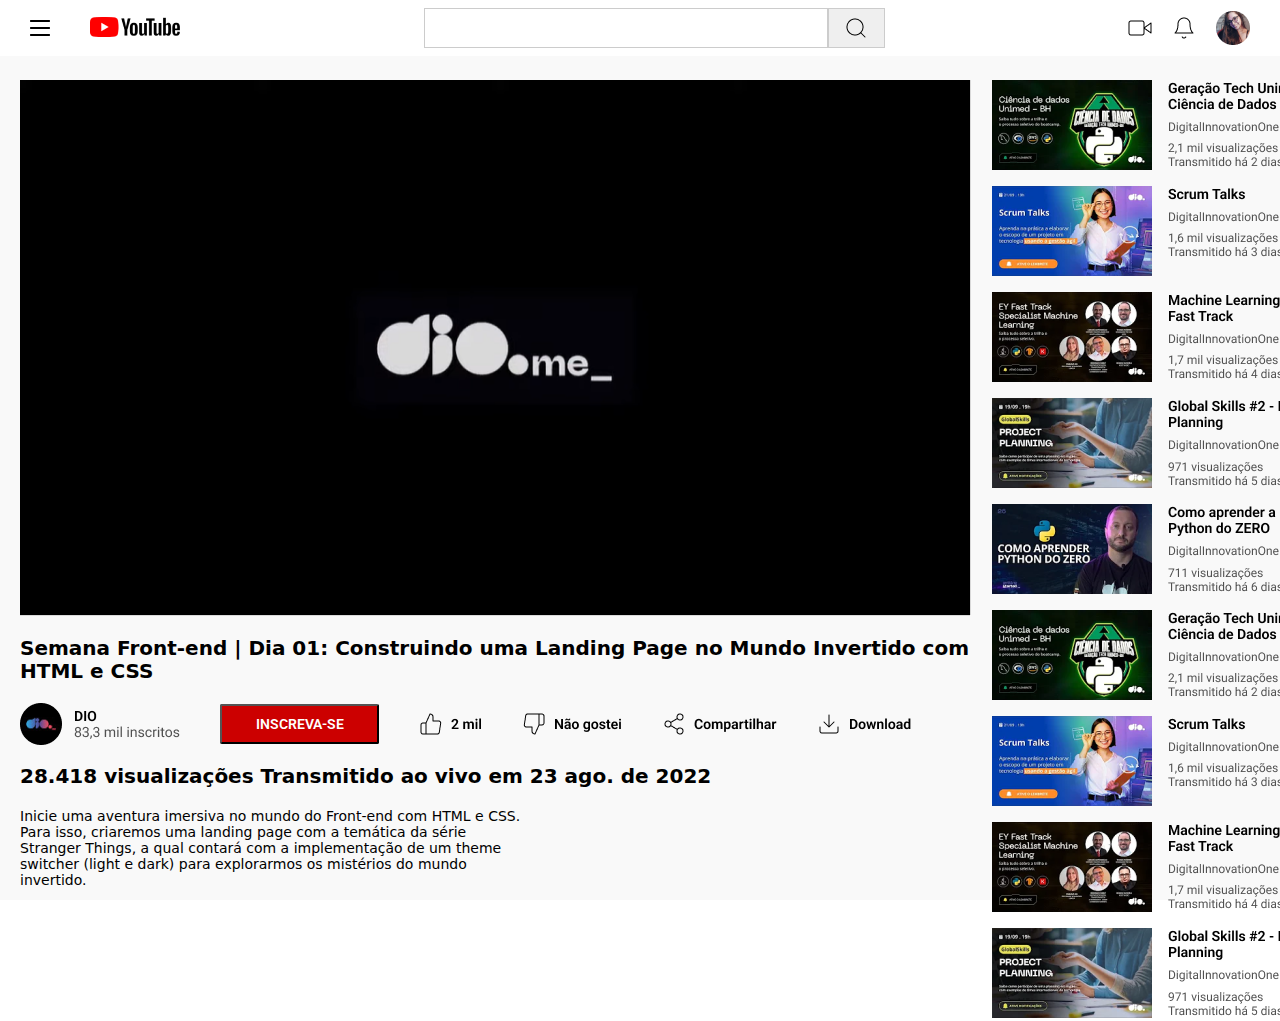
<file: Index.html>
<!DOCTYPE html>
<!DOCTYPE html>
<html lang="pt-br">
  <head>
    <meta charset="UTF-8" />
    <meta name="viewport" content="width=device-width, initial-scale=1.0" />
    <link rel="stylesheet" href="./reset.css" />
    <link rel="stylesheet" href="./Styles.css" />
    <link rel="preconnect" href="https://fonts.googleapis.com" />
    <link rel="preconnect" href="https://fonts.gstatic.com" crossorigin />
    <link
      href="https://fonts.googleapis.com/css2?family=Roboto&display=swap"
      rel="stylesheet"
    />
    <title>Youtube - Assistindo Vídeo</title>
  </head>
  <body>
    <header>
      <nav>
        <div class="container">
          <div class="item01">
            <img src="./assets/Imagens/Vector.png" alt="" />
            <img src="./assets/Imagens/Vector.png" alt="" />
            <img src="./assets/Imagens/Vector.png" alt="" />
          </div>
          <div class="item02">
            <img src="./assets/Imagens/youtube 1.png" alt="" />
          </div>
        </div>
        <div class="item03">
          <input type="search" />
          <div class="button-container">
            <button id="button_search" type="submit"></button>
          </div>
        </div>
        <div class="item04">
          <img src="./assets/Imagens/video.png" alt="" />
          <img src="./assets/Imagens/bell.png" alt="" />
          <img src="./assets/Imagens/Avatar.png" alt="" />
        </div>
      </nav>
    </header>
    <main>
      <section>
        <div class="container-video">
          <img src="./assets/Imagens/image 2.png" alt="" />
        </div>
        <p id="nomeVideo">
          Semana Front-end | Dia 01: Construindo uma Landing Page no Mundo
          Invertido com HTML e CSS
        </p>
        <div class="container-video-card">
          <img src="./assets/Imagens/Channel Infos.png" alt="" />
          <button class="subscribe">INSCREVA-SE</button>
          <img src="./assets/Imagens/Like.png" alt="" />
          <img src="./assets/Imagens/Deslike.png" alt="" />
          <img src="./assets/Imagens/Share.png" alt="" />
          <img src="./assets/Imagens/Download.png" alt="" />
        </div>
        <strong id="nomeVideo">
          28.418 visualizações Transmitido ao vivo em 23 ago. de 2022
        </strong>
        <p id="description">
          Inicie uma aventura imersiva no mundo do Front-end com HTML e CSS.
          Para isso, criaremos uma landing page com a temática da série Stranger
          Things, a qual contará com a implementação de um theme switcher (light
          e dark) para explorarmos os mistérios do mundo invertido.
        </p>
      </section>
      <section id="container-boxvideos">
        <img src="./assets/ImagensVideos/Sidebar.png" alt="" />
      </section>
    </main>
  </body>
</html>
</file>
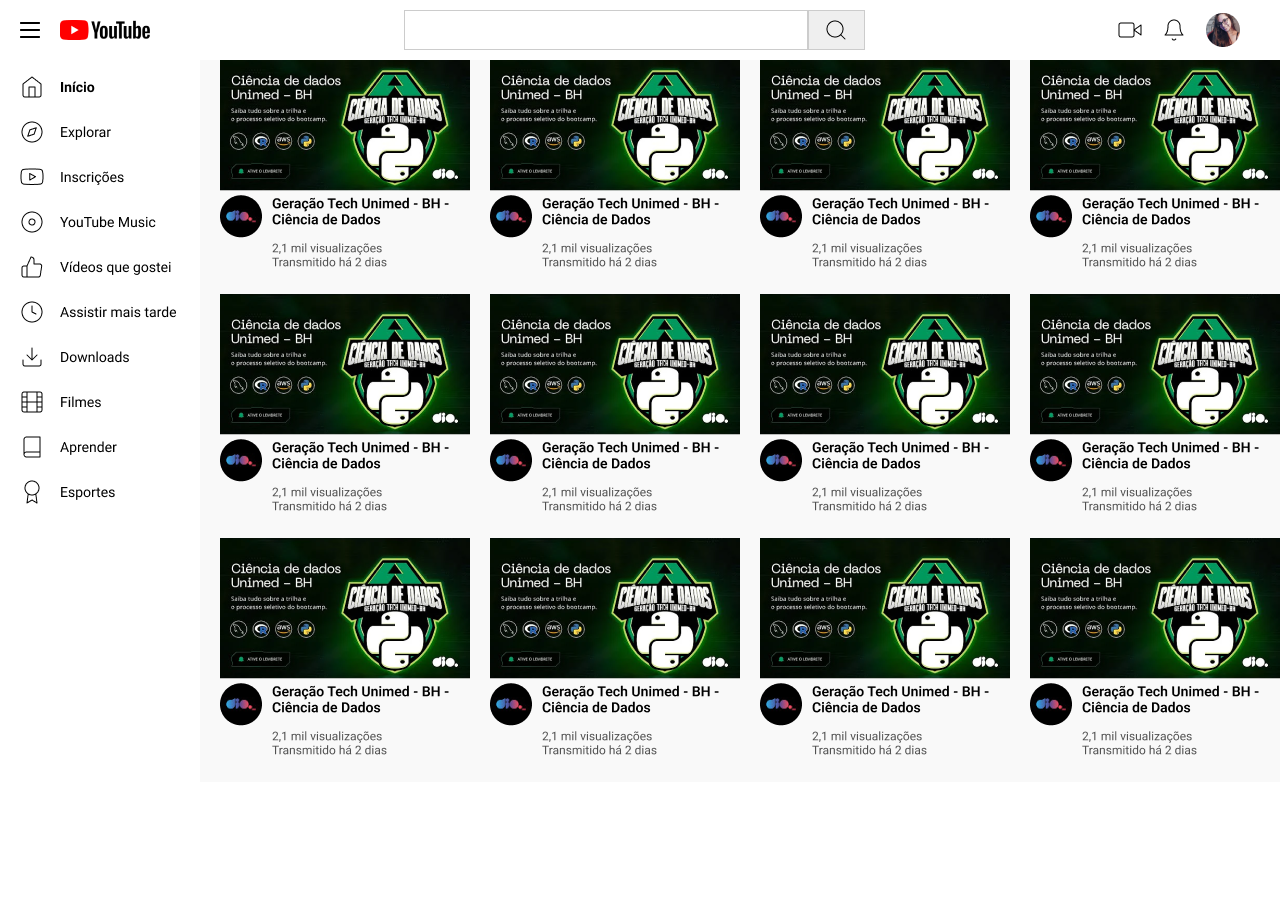
<file: CSSGrid/Index.html>
<!DOCTYPE html>
<html lang="pt-br">
  <head>
    <meta charset="UTF-8" />
    <meta name="viewport" content="width=device-width, initial-scale=1.0" />
    <link rel="stylesheet" href="../CSSGrid/Styles.css" />
    <link rel="preconnect" href="https://fonts.googleapis.com" />
    <link rel="preconnect" href="https://fonts.gstatic.com" crossorigin />
    <link
      href="https://fonts.googleapis.com/css2?family=Roboto&display=swap"
      rel="stylesheet"
    />
    <title>Youtube</title>
  </head>
  <body class="layout">
    <header class="container">
      <div class="item01">
        <div id="youtube-column">
          <img src="../CSSFlexbox/assets/Imagens/Vector.png" alt="" />
          <img src="../CSSFlexbox/assets/Imagens/Vector.png" alt="" />
          <img src="../CSSFlexbox/assets/Imagens/Vector.png" alt="" />
        </div>
        <img src="../CSSFlexbox/assets/Imagens/youtube 1.png" alt="" />
      </div>
      <div class="item03">
        <input type="search" />
        <div class="button-container">
          <button id="button_search" type="submit"></button>
        </div>
      </div>
      <div class="item04">
        <img src="../CSSFlexbox/assets/Imagens/video.png" alt="" />
        <img src="../CSSFlexbox/assets/Imagens/bell.png" alt="" />
        <img src="../CSSFlexbox/assets/Imagens/Avatar.png" alt="" />
      </div>
    </header>
    <aside class="div2">
      <button>
        <img src="../CSSGrid/assets/icons/Menu item.png" alt="" />
      </button>
      <button>
        <img src="../CSSGrid/assets/icons/Menu item (1).png" alt="" />
      </button>
      <button>
        <img src="../CSSGrid/assets/icons/Menu item (2).png" alt="" />
      </button>
      <button>
        <img src="../CSSGrid/assets/icons/Menu item (3).png" alt="" />
      </button>
      <button>
        <img src="../CSSGrid/assets/icons/Menu item (4).png" alt="" />
      </button>
      <button>
        <img src="../CSSGrid/assets/icons/Menu item (5).png" alt="" />
      </button>
      <button>
        <img src="../CSSGrid/assets/icons/Menu item (6).png" alt="" />
      </button>
      <button>
        <img src="../CSSGrid/assets/icons/Menu item (7).png" alt="" />
      </button>
      <button>
        <img src="../CSSGrid/assets/icons/Menu item (8).png" alt="" />
      </button>
      <button>
        <img src="../CSSGrid/assets/icons/Menu item (9).png" alt="" />
      </button>
    </aside>
    <main class="div3">
      <div class="container-videos">
        <picture>
          <img src="../CSSGrid/assets/img/image 16.png" alt="" />
        </picture>
        <div>
          <img src="../CSSGrid/assets/img/Video Details.png" alt="" />
        </div>
      </div>
      <div class="container-videos">
        <picture>
          <img src="../CSSGrid/assets/img/image 16.png" alt="" />
        </picture>
        <div>
          <img src="../CSSGrid/assets/img/Video Details.png" alt="" />
        </div>
      </div>
      <div class="container-videos">
        <picture>
          <img src="../CSSGrid/assets/img/image 16.png" alt="" />
        </picture>
        <div>
          <img src="../CSSGrid/assets/img/Video Details.png" alt="" />
        </div>
      </div>
      <div class="container-videos">
        <picture>
          <img src="../CSSGrid/assets/img/image 16.png" alt="" />
        </picture>
        <div>
          <img src="../CSSGrid/assets/img/Video Details.png" alt="" />
        </div>
      </div>
      <div class="container-videos">
        <picture>
          <img src="../CSSGrid/assets/img/image 16.png" alt="" />
        </picture>
        <div>
          <img src="../CSSGrid/assets/img/Video Details.png" alt="" />
        </div>
      </div>
      <div class="container-videos">
        <picture>
          <img src="../CSSGrid/assets/img/image 16.png" alt="" />
        </picture>
        <div>
          <img src="../CSSGrid/assets/img/Video Details.png" alt="" />
        </div>
      </div>
      <div class="container-videos">
        <picture>
          <img src="../CSSGrid/assets/img/image 16.png" alt="" />
        </picture>
        <div>
          <img src="../CSSGrid/assets/img/Video Details.png" alt="" />
        </div>
      </div>
      <div class="container-videos">
        <picture>
          <img src="../CSSGrid/assets/img/image 16.png" alt="" />
        </picture>
        <div>
          <img src="../CSSGrid/assets/img/Video Details.png" alt="" />
        </div>
      </div>
      <div class="container-videos">
        <picture>
          <img src="../CSSGrid/assets/img/image 16.png" alt="" />
        </picture>
        <div>
          <img src="../CSSGrid/assets/img/Video Details.png" alt="" />
        </div>
      </div>
      <div class="container-videos">
        <picture>
          <img src="../CSSGrid/assets/img/image 16.png" alt="" />
        </picture>
        <div>
          <img src="../CSSGrid/assets/img/Video Details.png" alt="" />
        </div>
      </div>
      <div class="container-videos">
        <picture>
          <img src="../CSSGrid/assets/img/image 16.png" alt="" />
        </picture>
        <div>
          <img src="../CSSGrid/assets/img/Video Details.png" alt="" />
        </div>
      </div>
      <div class="container-videos">
        <picture>
          <img src="../CSSGrid/assets/img/image 16.png" alt="" />
        </picture>
        <div>
          <img src="../CSSGrid/assets/img/Video Details.png" alt="" />
        </div>
      </div>
    </main>
  </body>
</html>
</file>
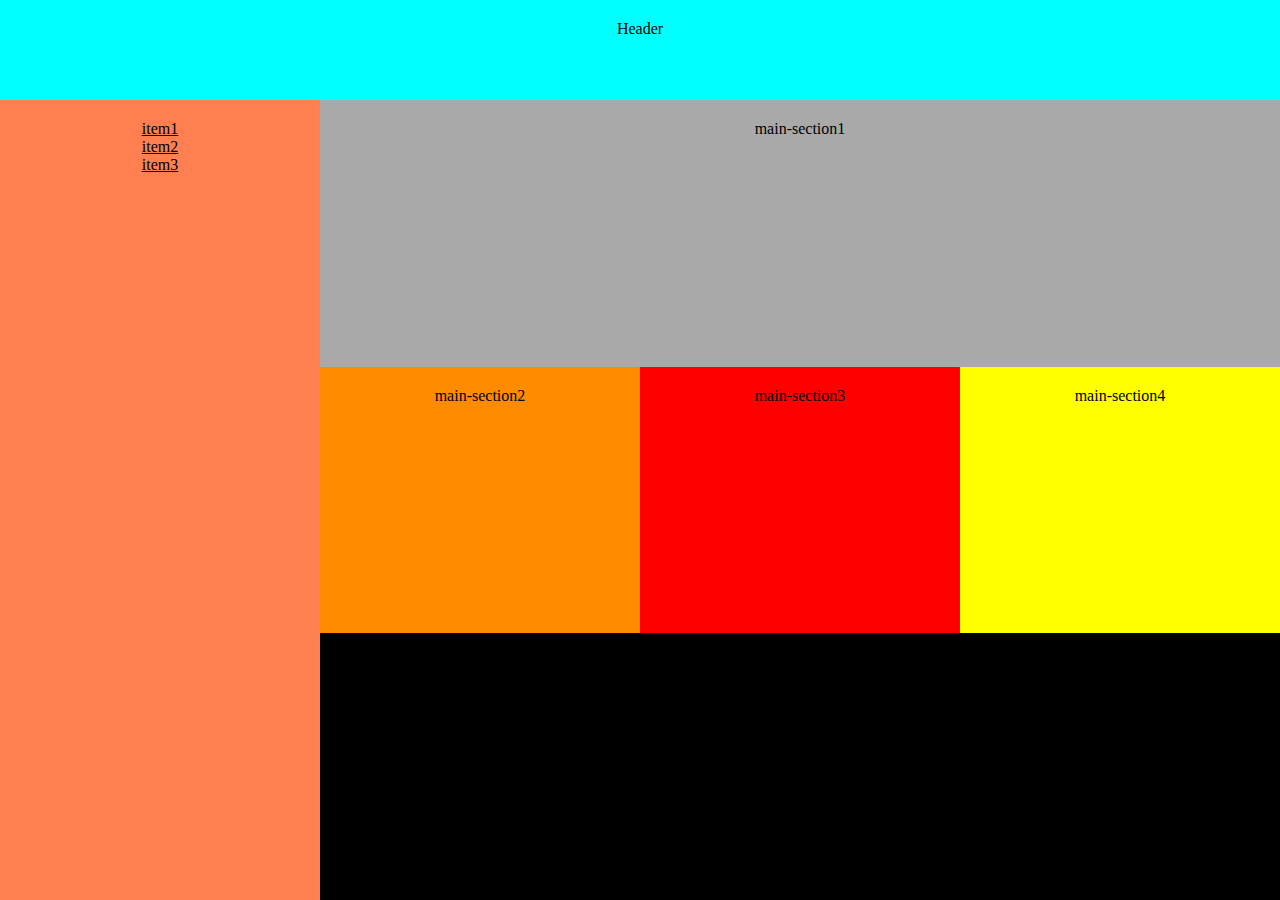
<file: CSSGrid2/Index.html>
<!DOCTYPE html>
<html lang="pt-br">
  <head>
    <meta charset="UTF-8" />
    <meta name="viewport" content="width=device-width, initial-scale=1.0" />
    <link rel="stylesheet" href="../CSSGrid2/Styles.css" />
    <title>Document</title>
  </head>
  <body>
    <header>Header</header>
    <nav class="navbar">
      <ul>
        <li><a href="#">item1</a></li>
        <li><a href="#">item2</a></li>
        <li><a href="#">item3</a></li>
      </ul>
    </nav>
    <main>
        main-section1
    </main>
      <section class="main-section2">main-section2</section>
      <section class="main-section3">main-section3</section>
      <section class="main-section4">main-section4</section>
    <footer>
        
    </footer>
  </body>
</html>
</file>
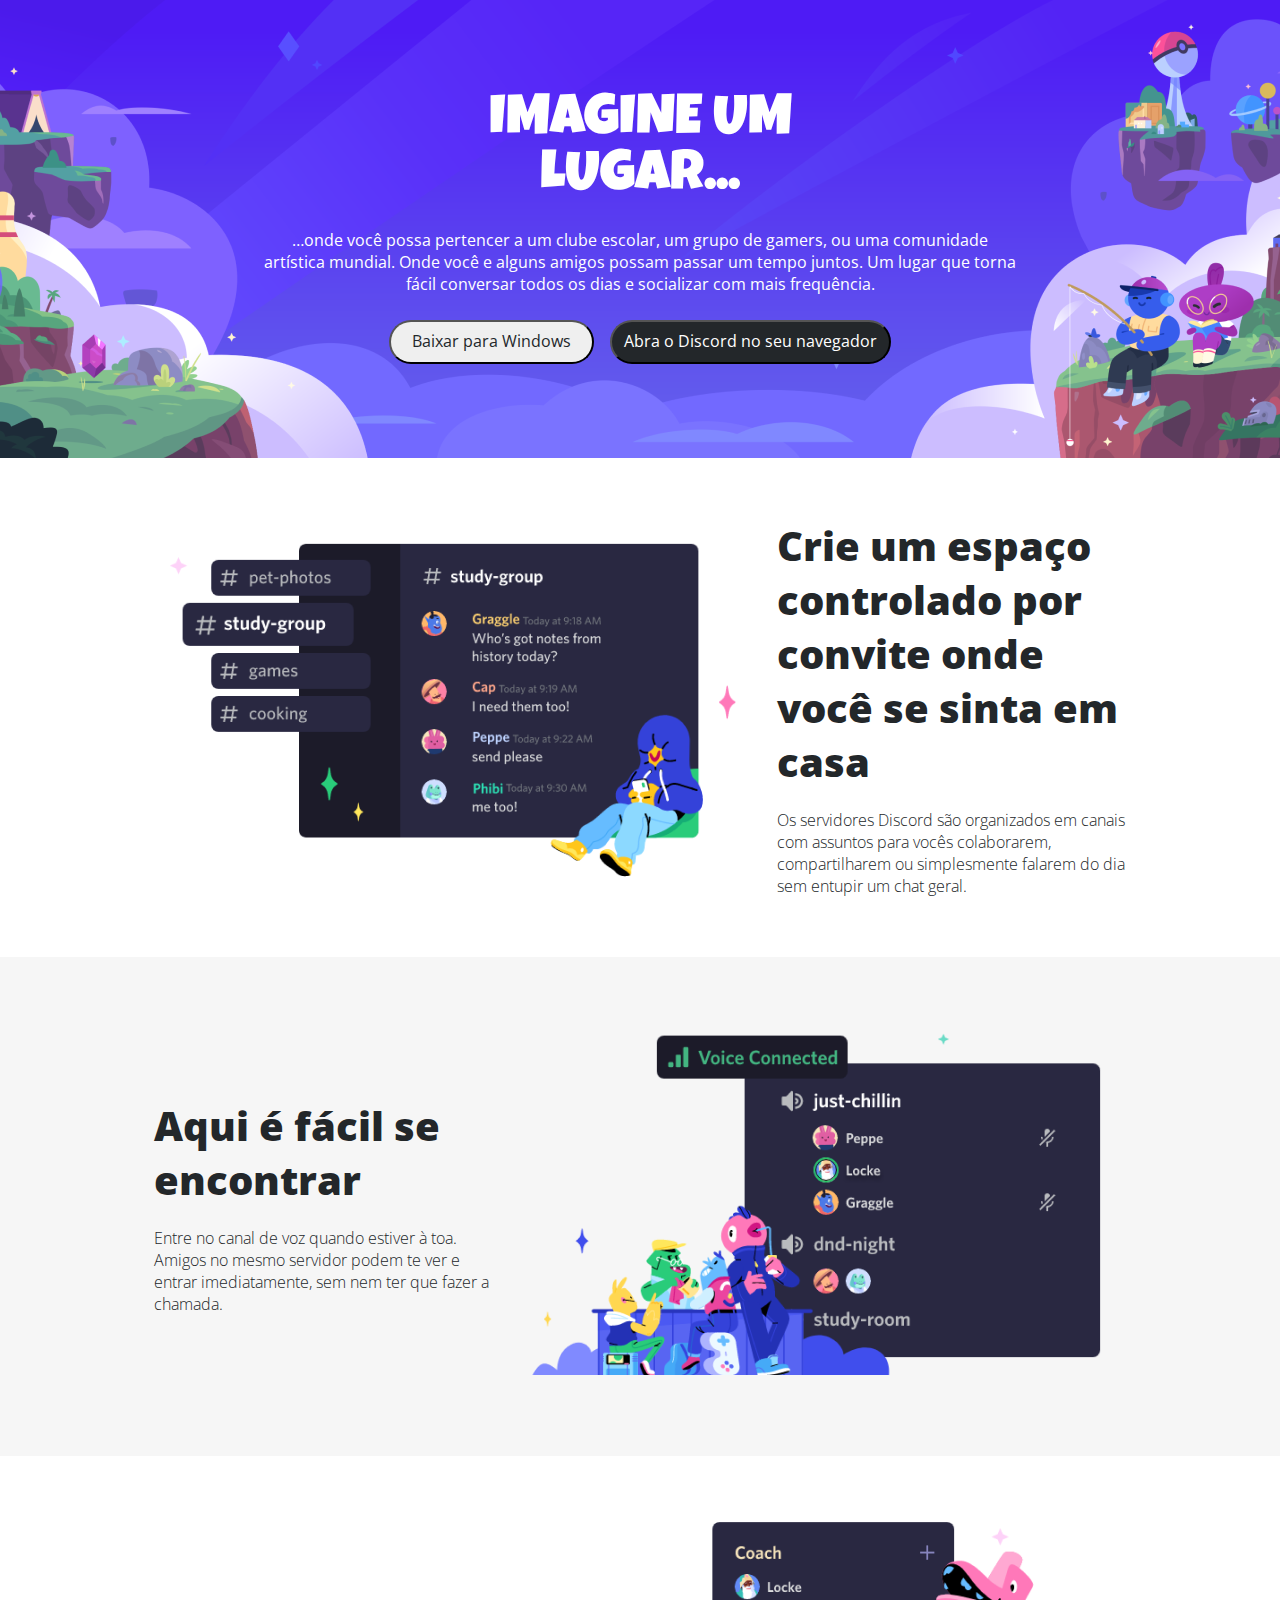
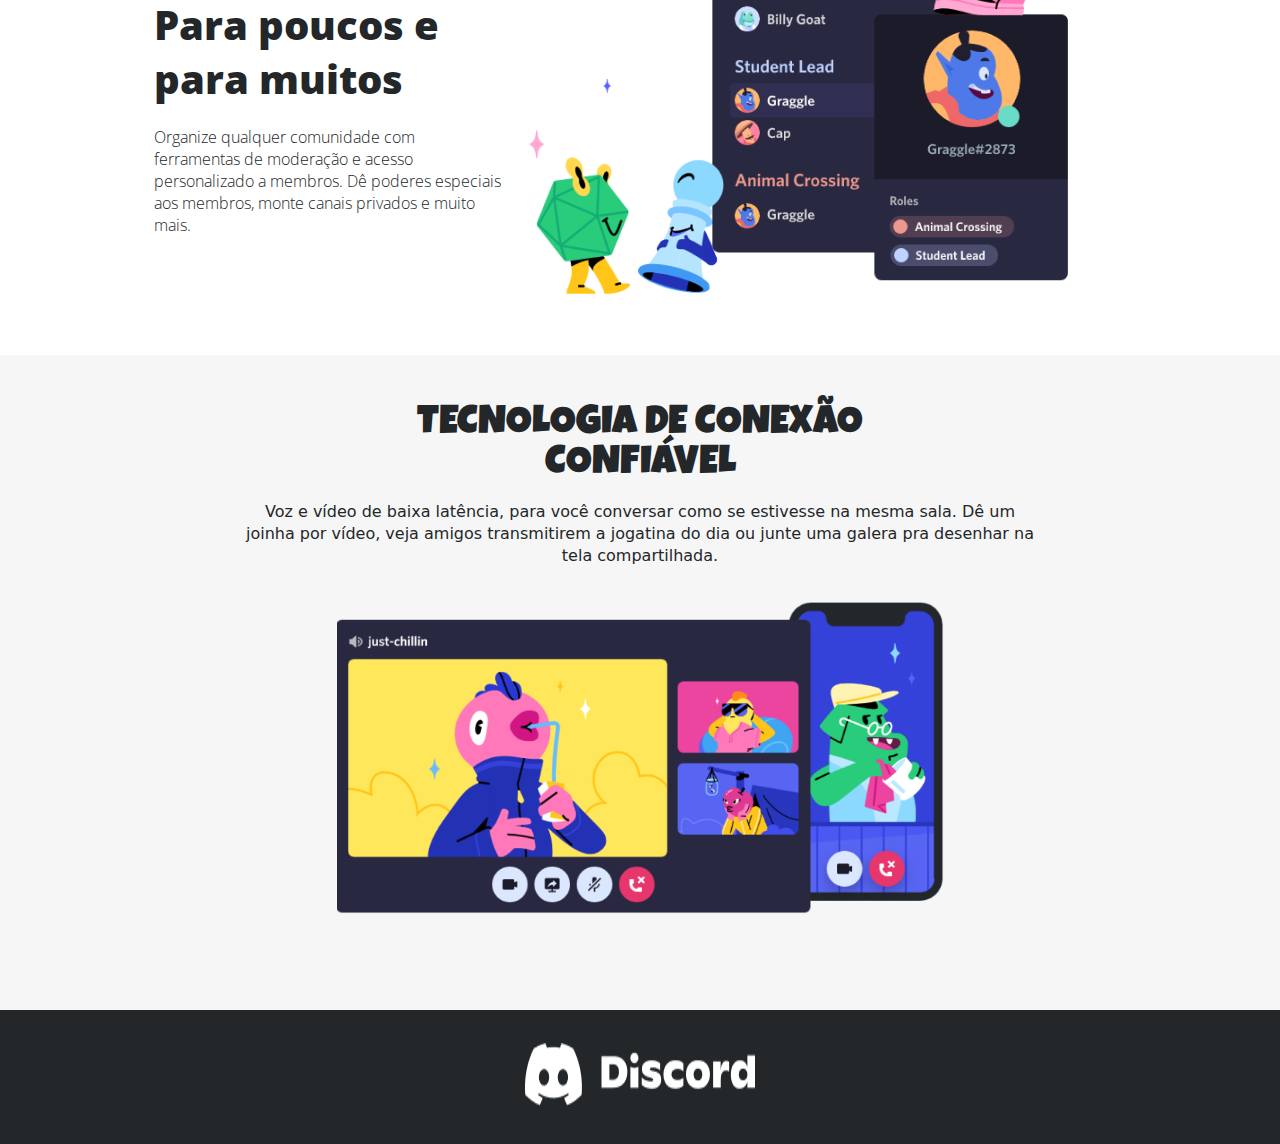
<file: DesafioResponsividade/Index.html>
<!DOCTYPE html>
<html lang="pt-br">
  <head>
    <meta charset="UTF-8" />
    <meta name="viewport" content="width=device-width, initial-scale=1.0" />
    <link rel="preconnect" href="https://fonts.googleapis.com" />
    <link rel="preconnect" href="https://fonts.gstatic.com" crossorigin />
    <link
      href="https://fonts.googleapis.com/css2?family=Open+Sans&family=Raleway:wght@200&display=swap"
      rel="stylesheet"
    />
    <link rel="preconnect" href="https://fonts.googleapis.com" />
    <link rel="preconnect" href="https://fonts.gstatic.com" crossorigin />
    <link
      href="https://fonts.googleapis.com/css2?family=Luckiest+Guy&display=swap"
      rel="stylesheet"
    />
    <link rel="stylesheet" href="../DesafioResponsividade/reset.css" />
    <link rel="stylesheet" href="../DesafioResponsividade/Styles.css" />
    <title>Discord Home Page Desktop</title>
  </head>
  <body>
    <header>
      <div class="container_header">
        <h1>IMAGINE UM LUGAR...</h1>
        <p>
          …onde você possa pertencer a um clube escolar, um grupo de gamers, ou
          uma comunidade artística mundial. Onde você e alguns amigos possam
          passar um tempo juntos. Um lugar que torna fácil conversar todos os
          dias e socializar com mais frequência.
        </p>
        <div class="container_header_buttons">
          <button class="button_withe">Baixar para Windows</button>
          <button class="button_black">Abra o Discord no seu navegador</button>
        </div>
      </div>
    </header>
    <main>
      <section class="main_container_one">
        <picture>
          <img src="../DesafioResponsividade/assets/SectionImage.png" />
        </picture>
        <aside>
          <h2>
            Crie um espaço controlado por convite onde você se sinta em casa
          </h2>
          <p>
            Os servidores Discord são organizados em canais com assuntos para
            vocês colaborarem, compartilharem ou simplesmente falarem do dia sem
            entupir um chat geral.
          </p>
        </aside>
      </section>
      <section class="main_container_two" style="background-color: #f6f6f6">
        <aside>
          <h2>Aqui é fácil se encontrar</h2>
          <p>
            Entre no canal de voz quando estiver à toa. Amigos no mesmo servidor
            podem te ver e entrar imediatamente, sem nem ter que fazer a
            chamada.
          </p>
        </aside>
        <picture>
          <img
            src="../DesafioResponsividade/assets/SectionImage (1).png"
            alt=""
        /></picture>
      </section>
      <section class="main_container_three">
        <picture>
          <img
            src="../DesafioResponsividade/assets/SectionImage (2).png"
            alt=""
          />
        </picture>
        <aside>
          <h2>Para poucos e para muitos</h2>
          <p>
            Organize qualquer comunidade com ferramentas de moderação e acesso
            personalizado a membros. Dê poderes especiais aos membros, monte
            canais privados e muito mais.
          </p>
        </aside>
      </section>
      <section class="main_container_four" style="background-color: #f6f6f6">
        <h2>TECNOLOGIA DE CONEXÃO CONFIÁVEL</h2>
        <p>
          Voz e vídeo de baixa latência, para você conversar como se estivesse
          na mesma sala. Dê um joinha por vídeo, veja amigos transmitirem a
          jogatina do dia ou junte uma galera pra desenhar na tela
          compartilhada.
        </p>
        <picture>
          <img
            src="../DesafioResponsividade/assets/SectionImage (3).png"
            alt=""
          />
        </picture>
      </section>
    </main>
    <footer style="background-color: #23272a">
      <picture>
        <img src="../DesafioResponsividade/assets/Group.png" alt="" />
      </picture>
    </footer>
  </body>
</html>
</file>
<file: Styles.css>
* {
  font-family: Roboto, sans-serif;
}

header {
  background-color: #ffffff;
  position: fixed;
  width: 100vw;
  height: 56px;
  padding: 8px 0;
}

nav {
  display: flex;
  flex-direction: row;
  justify-content: space-between;
  margin: 0 30px 0 30px;
}

.container {
  display: flex;
  align-items: center;
  justify-content: space-between;
  column-gap: 40px;
}

.item01 {
  display: flex;
  flex-direction: column;
  row-gap: 5px;
}

.item03 {
  display: flex;
  align-items: center;
  justify-content: center;
}

.item04 {
  display: flex;
  align-items: center;
  justify-content: center;
  column-gap: 20px;
}

input {
  width: 404px;
  height: 40px;
  border: 1px solid #cccccc;
}

.button-container {
  display: flex;
  justify-content: center;
  align-items: center;
}

#button_search {
  background-image: url("./assets/Imagens/search.png");
  background-repeat: no-repeat;
  background-position: center;
  width: 57px;
  height: 40px;
  border: 1px solid #cccccc;
}

main {
  display: flex;
  flex-direction: row;
  background-color: #f9f9f9;
  max-width: 100vw;
  max-height: 100vh;
}

section {
  margin-top: 80px;
  margin-left: 20px;
  column-gap: 20px;
}

.container-video {
  max-width: 952px;
  max-height: 537px;
}

#nomeVideo {
  display: inline-block;
  font-size: 20px;
  font-weight: 600;
  line-height: 23px;
  letter-spacing: 0em;
  text-align: left;
  margin-top: 20px;
  margin-bottom: 20px;
}

.container-video-card {
  display: flex;
  justify-content: flex-start;
  align-items: center;
  gap: 40px;
}

.subscribe {
  background-color: #cc0000;
  color: white;
  width: 159px;
  height: 40px;
  top: 1px;
  left: 202px;
  border-radius: 2px;
  font-weight: 600;
  font-size: 14px;
  line-height: 16.41px;
}

#description {
  width: 510px;
  height: 64px;
  font-size: 14px;
  font-weight: 400;
  line-height: 16px;
  letter-spacing: 0em;
  text-align: left;
}
</file>
<file: CSSGrid/Styles.css>
* {
  font-family: Roboto, sans-serif;
}

.layout {
  display: grid;
  grid-template-columns: 200px 1fr 1fr 1fr 1fr;
  grid-template-rows: 80px 1fr 1fr 1fr 1fr;
  grid-column-gap: 0px;
  grid-row-gap: 0px;
  margin: auto;
}

.container {
  position: fixed;
  display: flex;
  grid-area: 1 / 1 / 2 / 6;
  align-items: center;
  justify-content: space-between;
  width: 100%;
  background: #ffffff;
}

.item01 {
  display: inline-flex;
  align-items: center;
  justify-content: center;
  flex-direction: row;
  margin-left: 20px;
  gap: 20px;
}

#youtube-column {
  display: flex;
  flex-direction: column;
  gap: 5px;
  align-items: center;
  justify-content: center;
}

.item03 {
  display: inline-flex;
  align-items: center;
  justify-content: center;
}

.item04 {
  display: inline-flex;
  align-items: center;
  justify-content: center;
  column-gap: 20px;
  margin-right: 40px;
}

input {
  display: inline-flex;
  width: 404px;
  height: 40px;
  border: 1px solid #cccccc;
  margin-top: 10px;
  margin-bottom: 10px;
}

.button-container {
  display: inline-flex;
  justify-content: center;
  align-items: center;
}

#button_search {
  background-image: url("../CSSFlexbox/assets/Imagens/search.png");
  background-repeat: no-repeat;
  background-position: center;
  width: 57px;
  height: 40px;
  border: 1px solid #cccccc;
}

.div2 {
  display: grid;
  grid-template-columns: repeat(1, 1fr);
  grid-area: 2 / 1 / 6 / 2;
  grid-column: auto;
  gap: 20px;
  margin-left: 15px;
  margin-top: -10px;
  padding: -10%;
  width: 10px;
  height: 10px;
}

.div2 button {
  justify-self: start;
  background-color: white;
  border: none;
  cursor: pointer;
  width: 10px;
  height: 25px;
  padding: 5px;
}

.div2 button:hover {
  background-color: none;
}

.div3 {
  padding: 20px;
  grid-area: 2 / 2 / 6 / 6;
  display: grid;
  grid-template-columns: repeat(4, 1fr);
  grid-template-rows: repeat(3, 1fr);
  grid-gap: 20px;
  background: #f9f9f9;
  margin-top: -50px;
  margin-bottom: -123px;
}
</file>
<file: CSSGrid2/Styles.css>
body {
  text-align: center;
  margin: 0;
  width: 100vw;
  height: 100vh;
  display: grid;
  grid-template-columns: repeat(4, 1fr);
  grid-template-rows: 100px repeat(3, 1fr);
  grid-template-areas:
    "header header header header"
    "navbar main-section1 main-section1 main-section1"
    "navbar main-section2 main-section3 main-section4"
    "navbar footer footer footer";
}

header {
  background-color: aqua;
  grid-area: header;
  padding: 20px;
}

nav {
  background-color: coral;
  grid-area: navbar;
  padding: 20px;
}

ul {
    margin: 0;
    padding: 0;
}

li {
    list-style: none;
}

li a {
    color: black;
}

main {
  background-color: darkgray;
  grid-area: main-section1;
  padding: 20px;
}

.main-section2 {
  background-color: darkorange;
  grid-area: main-section2;
  padding: 20px;
}

.main-section3 {
  background-color: red;
  grid-area: main-section3;
  padding: 20px;
}

.main-section4 {
  background-color: yellow;
  grid-area: main-section4;
  padding: 20px;
}

footer {
  background-color: black;
  grid-area: footer;
  padding: 20px;
}
</file>
<file: DesafioResponsividade/Styles.css>
* {
  font-family: "Open Sans", "Luckiest Guy", cursive, "Segoe UI", Tahoma, Geneva,
    Verdana, sans-serif;
  font-size: 16px;
  font-weight: 400;
  line-height: 22px;
  letter-spacing: 0em;
  text-align: center;
  color: #23272a;
}

header {
  background-image: url("../DesafioResponsividade/assets/HeaderBackground.png");
  background-repeat: no-repeat;
  background-size: cover;
}

.container_header {
  display: flex;
  flex-direction: column;
  justify-content: center;
  align-items: center;
  gap: 24px;
  padding: 94px 261px;
  gap: 24px;
}

.container_header h1 {
  width: 313px;
  height: 112px;
  font-family: Luckiest Guy;
  font-size: 56px;
  font-weight: 400;
  line-height: 56px;
  letter-spacing: 0em;
  text-align: center;
  color: #ffffff;
}

.container_header p {
  width: 757px;
  height: 66px;
  font-family: "Open Sans";
  font-size: 16px;
  font-weight: 400;
  line-height: 21.79px;
  letter-spacing: 0em;
  text-align: center;
  color: #ffffff;
}

.container_header_buttons {
  width: Hug (502px);
  height: Hug (44px);
  display: flex;
  flex-wrap: wrap;
  gap: 16px;
}

.button_withe {
  font-family: "Open Sans";
  width: 205px;
  line-height: 21.79px;
  height: 44px;
  border-radius: 28px;
}

.button_black {
  font-family: "Open Sans";
  width: 281px;
  line-height: 21.79px;
  height: 44px;
  border-radius: 28px;
  color: #ffffff;
  background-color: #23272a;
}

.main_container_one {
  display: flex;
  flex-direction: row;
  justify-content: center;
  align-items: center;
  padding: 50px 154px;
  gap: 16px;
}

picture img {
  width: 607px;
  height: 394px;
}

aside h2 {
  font-family: "Open Sans";
  font-size: 40px;
  font-weight: 800;
  line-height: 54px;
  text-align: left;
}

aside p {
  margin-top: 20px;
  width: 348px;
  height: 88px;
  font-family: "Open Sans";
  text-align: left;
}

.main_container_two {
  display: flex;
  flex-direction: row;
  justify-content: center;
  align-items: center;
  padding: 50px 154px;
  gap: 16px;
}

.main_container_three {
  display: flex;
  flex-direction: row-reverse;
  justify-content: center;
  align-items: center;
  padding: 50px 154px;
  gap: 16px;
}

.main_container_four {
  display: flex;
  flex-direction: column;
  justify-content: center;
  align-items: center;
  padding: 50px 154px;
  gap: 16px;
}

.main_container_four h2 {
  width: 608px;
  height: 80px;
  font-family: Luckiest Guy;
  font-size: 40px;
  font-weight: 400;
  line-height: 40px;
  letter-spacing: 0em;
  text-align: center;
  font-family: "Luckiest Guy";
}

.main_container_four p {
  width: 802px;
  height: 44px;

color: #23272a;}

footer {
  display: flex;
  align-items: center;
  justify-content: center;
  height: 134px;
  top: 2658px;
  padding: 35px, 0px, 36px, 0px;
}

footer picture img {
  width: 230px;
  height: 63px;
  top: 35px;
  left: 525px;
  padding: 9.26px, 0px, 10.66px, 0px;
}

@media screen and (max-width: 428px) {
  .container_header {
    padding: 40px 20px;
  }

  main {
    padding: 40px, 24px, 40px, 24px;
  }

  .container_header h1 {
    text-align: start;
    font-size: 36px;
  }

  .container_header p {
    width: 381px;
    height: 132px;
    text-align: left;
    font-size: 16px;
  }

  .container_header_buttons {
    flex-direction: column;
    align-items: center;
  }

  .button_withe,
  .button_black {
    width: 381px;
    height: 54px;
    border-radius: 28px;
  }

  .main_container_one {
    flex-direction: column;
  }

  .main_container_one aside h2 {
    font-size: 24px;
    line-height: 32.68px;
  }

  .main_container_two {
    width: 100%;
    flex-direction: column;
  }

  .main_container_two aside h2 {
    font-size: 24px;
    line-height: 32.68px;
  }

  .main_container_three {
    width: 100%;
    flex-direction: column;
  }

  .main_container_three aside h2 {
    font-size: 24px;
    line-height: 32.68px;
  }

  .main_container_four {
    width: 100%;
    flex-direction: column;
    gap: 50px;
  }

  .main_container_four h2 {
    max-width: 370px;
    text-align: left;
  }

  .main_container_four p {
    max-width: 350px;
    text-align: left;
color: #23272a;
  }

  .main_container_one picture img {
    width: 379px;
    height: 252px;
  }

  .main_container_two picture img {
    width: 379px;
    height: 252px;
  }

  .main_container_three picture img {
    width: 379px;
    height: 252px;
  }

  .main_container_four picture img {
    width: 379px;
    height: 252px;
  }
}
</file>
